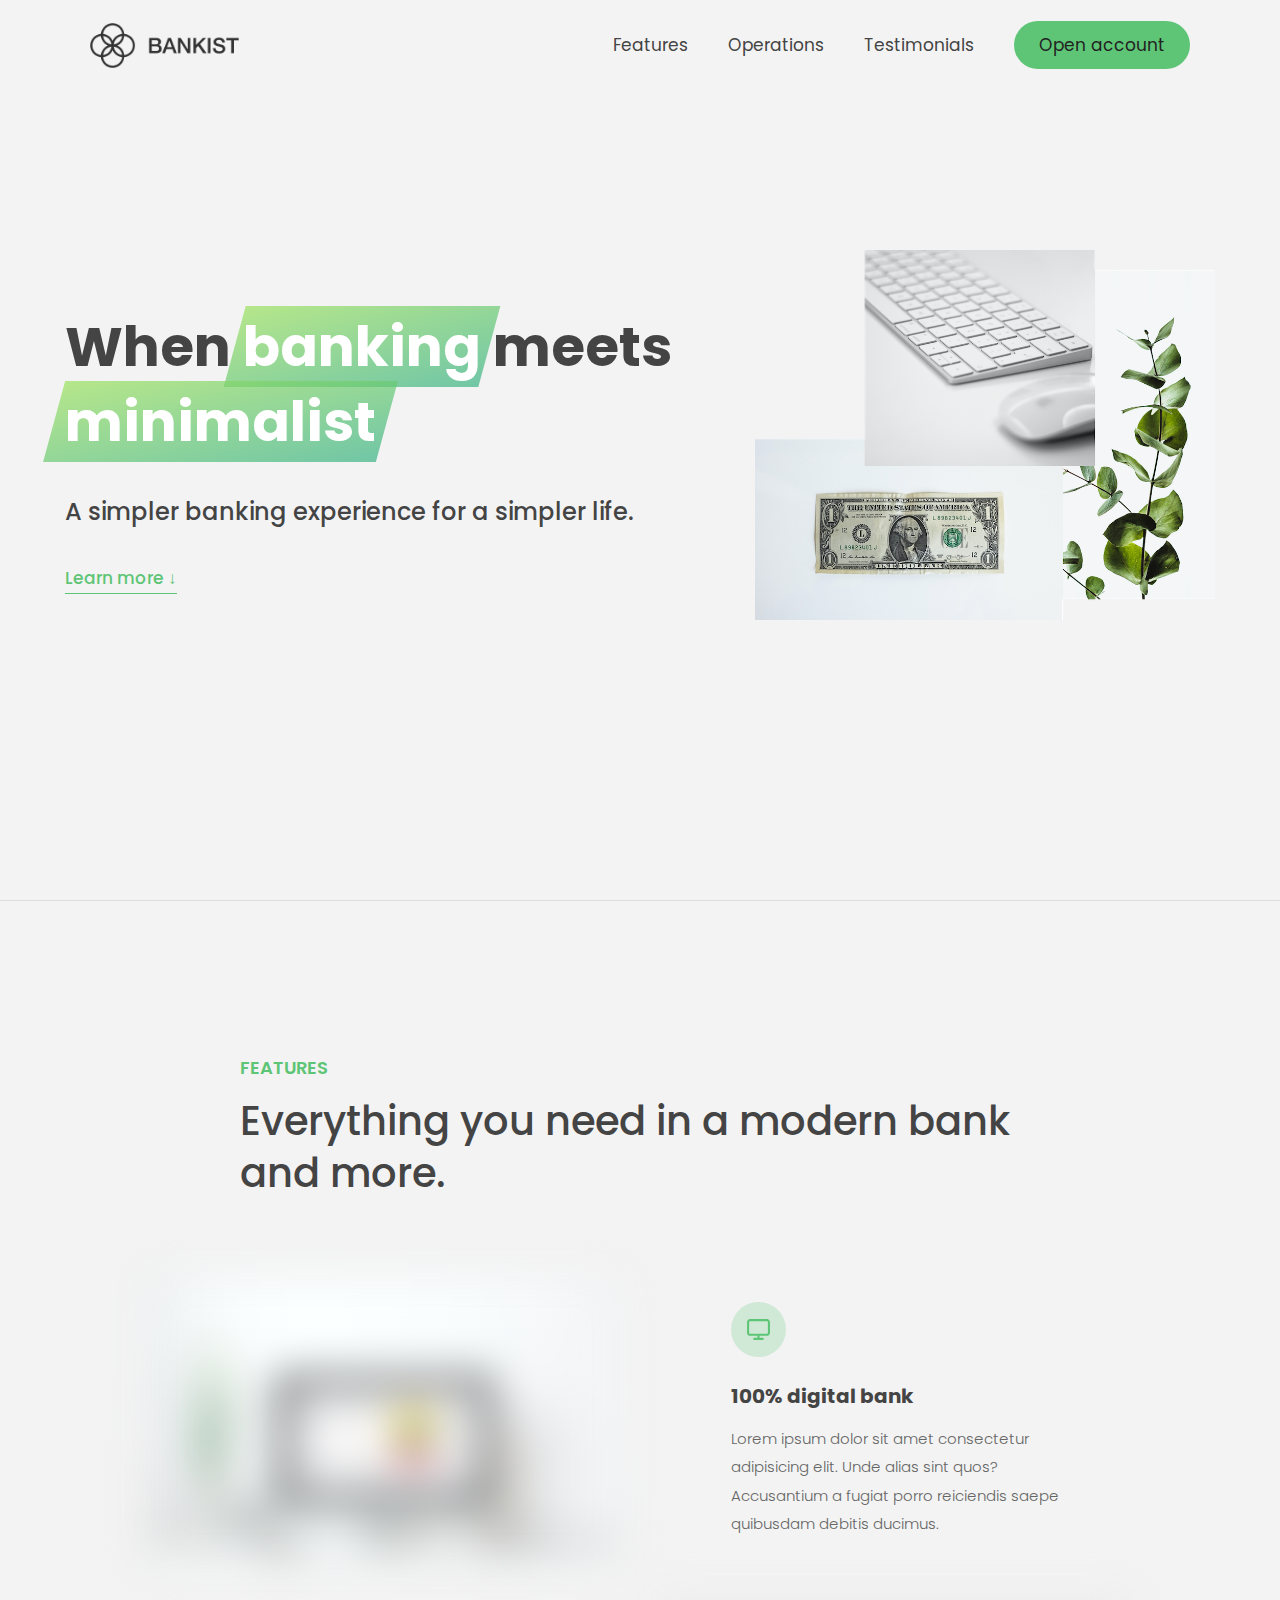
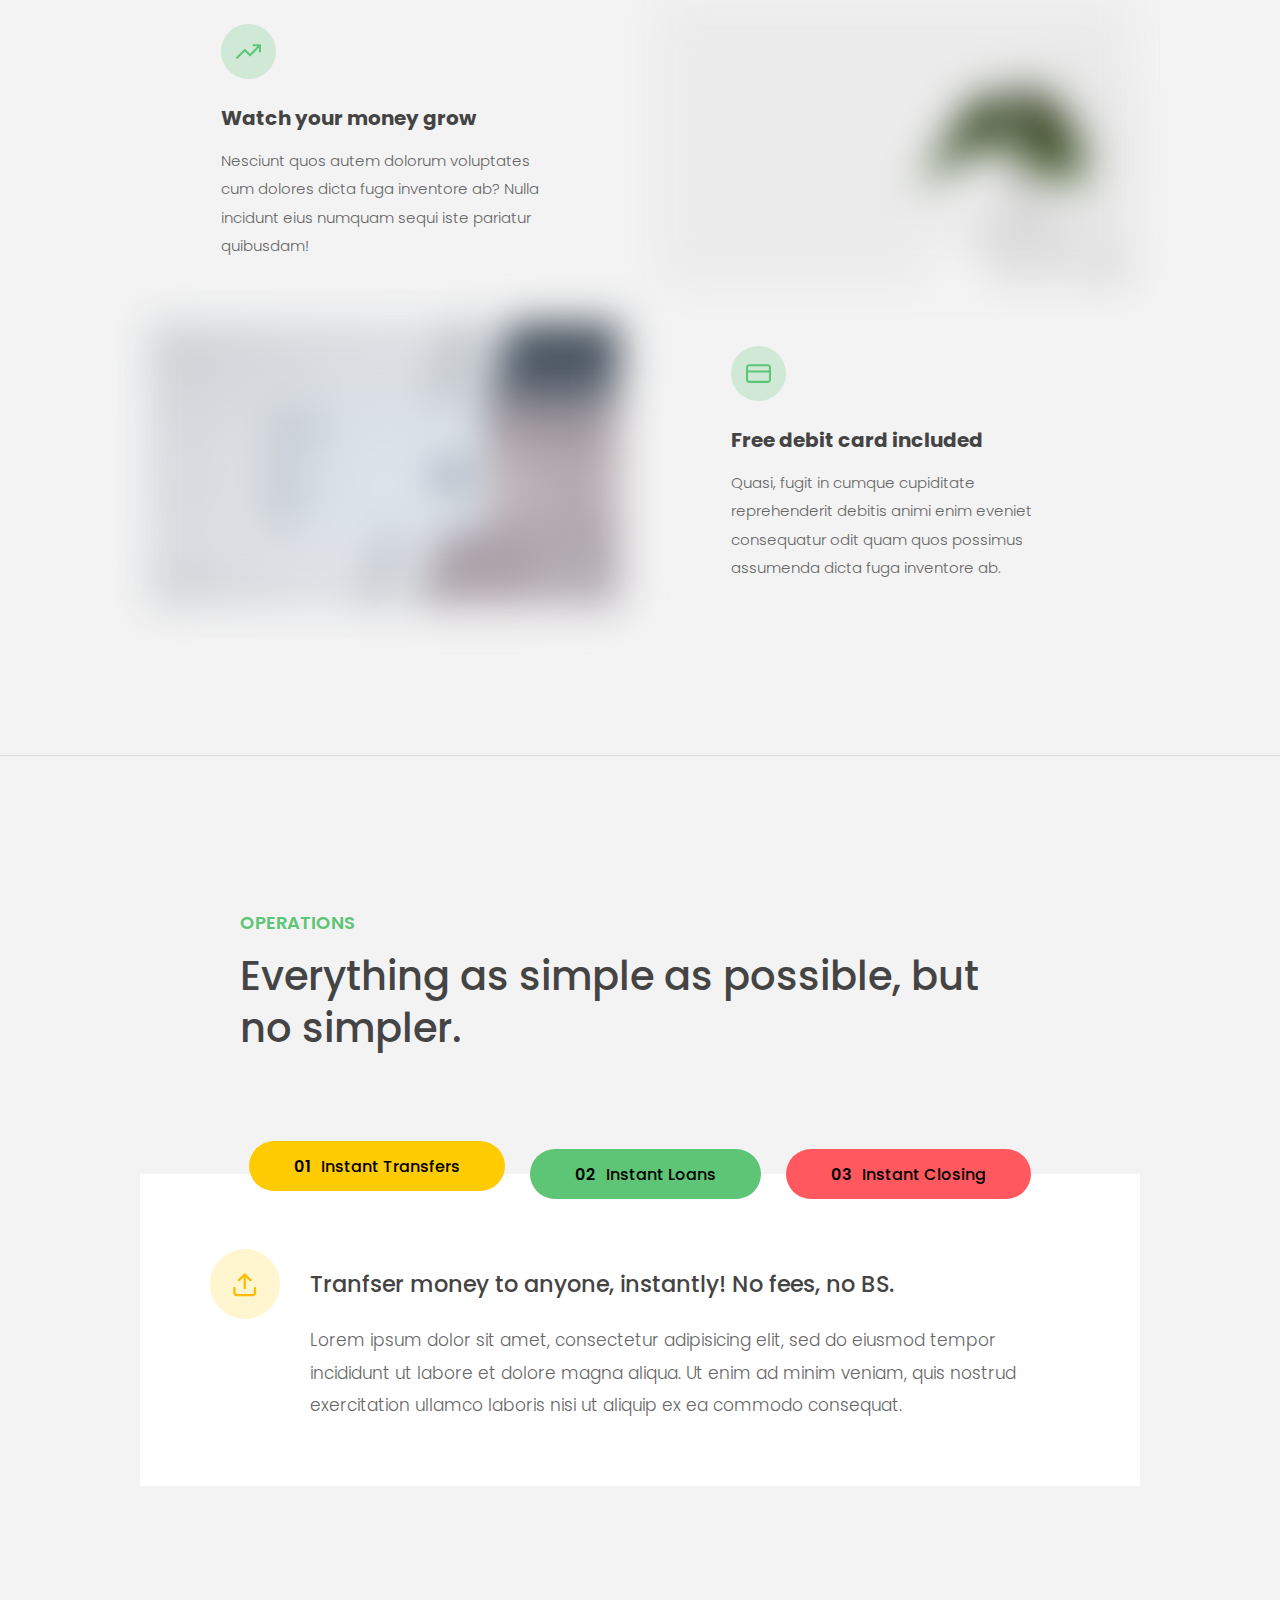
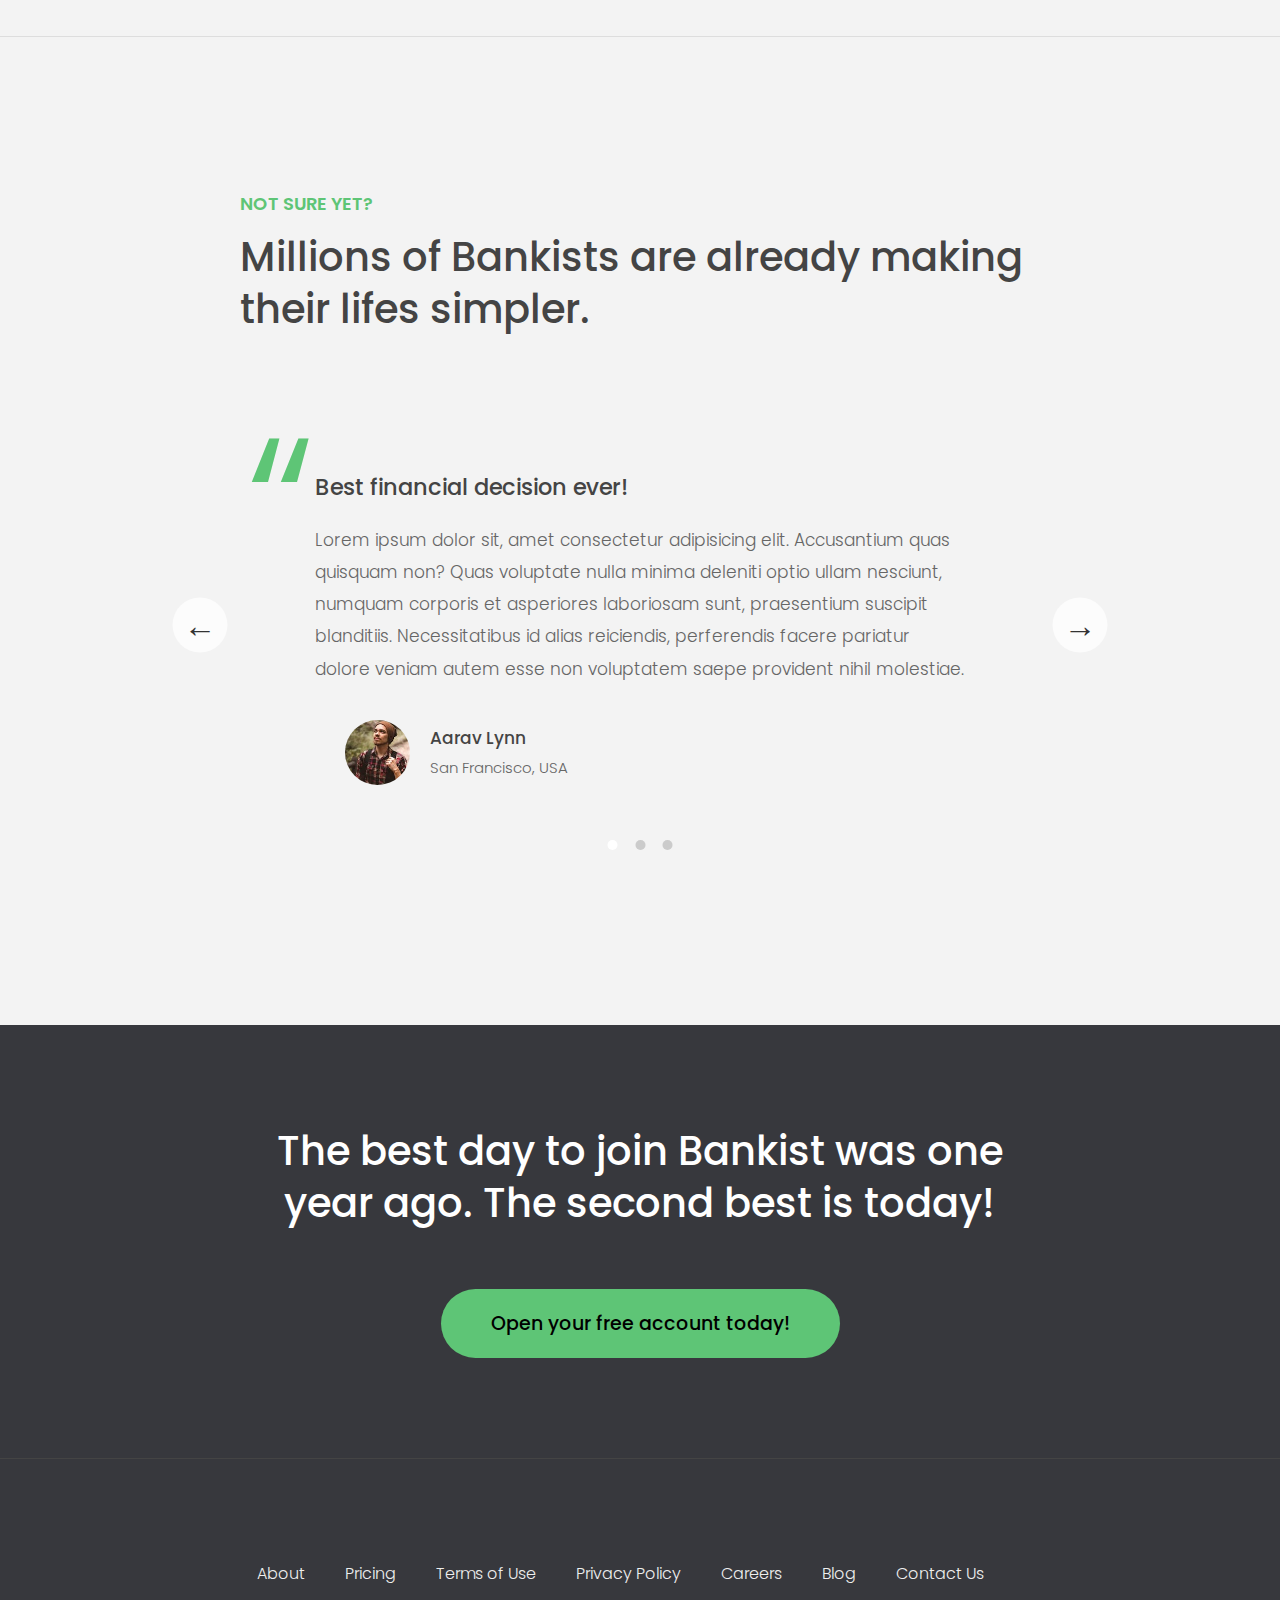
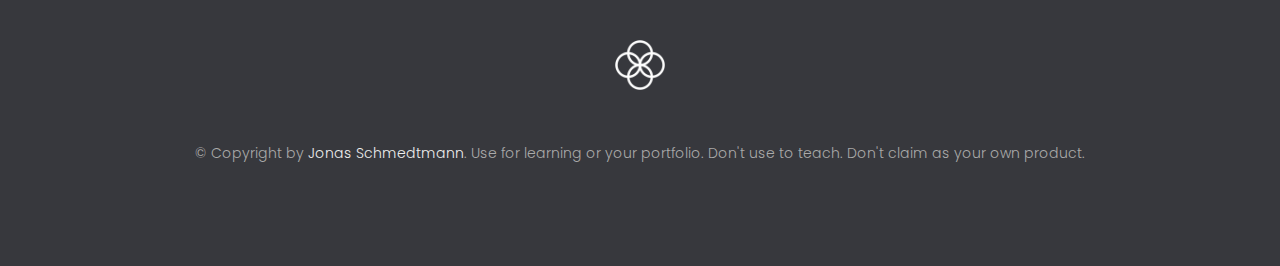
<file: index.html>
<!DOCTYPE html>
<html lang="en">
  <head>
    <meta charset="UTF-8" />
    <meta name="viewport" content="width=device-width, initial-scale=1.0" />
    <meta http-equiv="X-UA-Compatible" content="ie=edge" />
    <link rel="shortcut icon" type="image/png" href="img/icon.png" />

    <link
      href="https://fonts.googleapis.com/css?family=Poppins:300,400,500,600&display=swap"
      rel="stylesheet"
    />
    <link rel="stylesheet" href="style.css" />
    <title>Bankist | When Banking meets Minimalist</title>
  </head>
  <body>
    <header class="header">
      <nav class="nav">
        <img
          src="img/logo.png"
          alt="Bankist logo"
          class="nav__logo"
          id="logo"
          designer="Animesh"
          data-number-version="3.0"
        />
        <ul class="nav__links">
          <li class="nav__item">
            <a class="nav__link" href="#section--1">Features</a>
          </li>
          <li class="nav__item">
            <a class="nav__link" href="#section--2">Operations</a>
          </li>
          <li class="nav__item">
            <a class="nav__link" href="#section--3">Testimonials</a>
          </li>
          <li class="nav__item">
            <div class="nav__link nav__link--btn btn--show-modal">
              Open account
            </div>
          </li>
        </ul>
      </nav>

      <div class="header__title">
        <!-- <h1 onclick="alert('HTML alert')"> -->
        <h1>
          When
          <!-- Green highlight effect -->
          <span class="highlight">banking</span>
          meets<br />
          <span class="highlight">minimalist</span>
        </h1>
        <h4>A simpler banking experience for a simpler life.</h4>
        <button class="btn--text btn--scroll-to">Learn more &DownArrow;</button>
        <img
          src="img/hero.png"
          class="header__img"
          alt="Minimalist bank items"
        />
      </div>
    </header>

    <section class="section" id="section--1">
      <div class="section__title">
        <h2 class="section__description">Features</h2>
        <h3 class="section__header">
          Everything you need in a modern bank and more.
        </h3>
      </div>

      <div class="features">
        <img
          src="img/digital-lazy.jpg"
          data-src="img/digital.jpg"
          alt="Computer"
          class="features__img lazy-img"
        />
        <div class="features__feature">
          <div class="features__icon">
            <svg>
              <use xlink:href="img/icons.svg#icon-monitor"></use>
            </svg>
          </div>
          <h5 class="features__header">100% digital bank</h5>
          <p>
            Lorem ipsum dolor sit amet consectetur adipisicing elit. Unde alias
            sint quos? Accusantium a fugiat porro reiciendis saepe quibusdam
            debitis ducimus.
          </p>
        </div>

        <div class="features__feature">
          <div class="features__icon">
            <svg>
              <use xlink:href="img/icons.svg#icon-trending-up"></use>
            </svg>
          </div>
          <h5 class="features__header">Watch your money grow</h5>
          <p>
            Nesciunt quos autem dolorum voluptates cum dolores dicta fuga
            inventore ab? Nulla incidunt eius numquam sequi iste pariatur
            quibusdam!
          </p>
        </div>
        <img
          src="img/grow-lazy.jpg"
          data-src="img/grow.jpg"
          alt="Plant"
          class="features__img lazy-img"
        />

        <img
          src="img/card-lazy.jpg"
          data-src="img/card.jpg"
          alt="Credit card"
          class="features__img lazy-img"
        />
        <div class="features__feature">
          <div class="features__icon">
            <svg>
              <use xlink:href="img/icons.svg#icon-credit-card"></use>
            </svg>
          </div>
          <h5 class="features__header">Free debit card included</h5>
          <p>
            Quasi, fugit in cumque cupiditate reprehenderit debitis animi enim
            eveniet consequatur odit quam quos possimus assumenda dicta fuga
            inventore ab.
          </p>
        </div>
      </div>
    </section>

    <section class="section" id="section--2">
      <div class="section__title">
        <h2 class="section__description">Operations</h2>
        <h3 class="section__header">
          Everything as simple as possible, but no simpler.
        </h3>
      </div>

      <div class="operations">
        <div class="operations__tab-container">
          <button
            class="btn operations__tab operations__tab--1 operations__tab--active"
            data-tab="1"
          >
            <span>01</span>Instant Transfers
          </button>
          <button class="btn operations__tab operations__tab--2" data-tab="2">
            <span>02</span>Instant Loans
          </button>
          <button class="btn operations__tab operations__tab--3" data-tab="3">
            <span>03</span>Instant Closing
          </button>
        </div>
        <div
          class="operations__content operations__content--1 operations__content--active"
        >
          <div class="operations__icon operations__icon--1">
            <svg>
              <use xlink:href="img/icons.svg#icon-upload"></use>
            </svg>
          </div>
          <h5 class="operations__header">
            Tranfser money to anyone, instantly! No fees, no BS.
          </h5>
          <p>
            Lorem ipsum dolor sit amet, consectetur adipisicing elit, sed do
            eiusmod tempor incididunt ut labore et dolore magna aliqua. Ut enim
            ad minim veniam, quis nostrud exercitation ullamco laboris nisi ut
            aliquip ex ea commodo consequat.
          </p>
        </div>

        <div class="operations__content operations__content--2">
          <div class="operations__icon operations__icon--2">
            <svg>
              <use xlink:href="img/icons.svg#icon-home"></use>
            </svg>
          </div>
          <h5 class="operations__header">
            Buy a home or make your dreams come true, with instant loans.
          </h5>
          <p>
            Duis aute irure dolor in reprehenderit in voluptate velit esse
            cillum dolore eu fugiat nulla pariatur. Excepteur sint occaecat
            cupidatat non proident, sunt in culpa qui officia deserunt mollit
            anim id est laborum.
          </p>
        </div>
        <div class="operations__content operations__content--3">
          <div class="operations__icon operations__icon--3">
            <svg>
              <use xlink:href="img/icons.svg#icon-user-x"></use>
            </svg>
          </div>
          <h5 class="operations__header">
            No longer need your account? No problem! Close it instantly.
          </h5>
          <p>
            Excepteur sint occaecat cupidatat non proident, sunt in culpa qui
            officia deserunt mollit anim id est laborum. Ut enim ad minim
            veniam, quis nostrud exercitation ullamco laboris nisi ut aliquip ex
            ea commodo consequat.
          </p>
        </div>
      </div>
    </section>

    <section class="section" id="section--3">
      <div class="section__title section__title--testimonials">
        <h2 class="section__description">Not sure yet?</h2>
        <h3 class="section__header">
          Millions of Bankists are already making their lifes simpler.
        </h3>
      </div>

      <div class="slider">
        <div class="slide slide--1">
          <div class="testimonial">
            <h5 class="testimonial__header">Best financial decision ever!</h5>
            <blockquote class="testimonial__text">
              Lorem ipsum dolor sit, amet consectetur adipisicing elit.
              Accusantium quas quisquam non? Quas voluptate nulla minima
              deleniti optio ullam nesciunt, numquam corporis et asperiores
              laboriosam sunt, praesentium suscipit blanditiis. Necessitatibus
              id alias reiciendis, perferendis facere pariatur dolore veniam
              autem esse non voluptatem saepe provident nihil molestiae.
            </blockquote>
            <address class="testimonial__author">
              <img src="img/user-1.jpg" alt="" class="testimonial__photo" />
              <h6 class="testimonial__name">Aarav Lynn</h6>
              <p class="testimonial__location">San Francisco, USA</p>
            </address>
          </div>
        </div>

        <div class="slide slide--2">
          <div class="testimonial">
            <h5 class="testimonial__header">
              The last step to becoming a complete minimalist
            </h5>
            <blockquote class="testimonial__text">
              Quisquam itaque deserunt ullam, quia ea repellendus provident,
              ducimus neque ipsam modi voluptatibus doloremque, corrupti
              laborum. Incidunt numquam perferendis veritatis neque repellendus.
              Lorem, ipsum dolor sit amet consectetur adipisicing elit. Illo
              deserunt exercitationem deleniti.
            </blockquote>
            <address class="testimonial__author">
              <img src="img/user-2.jpg" alt="" class="testimonial__photo" />
              <h6 class="testimonial__name">Miyah Miles</h6>
              <p class="testimonial__location">London, UK</p>
            </address>
          </div>
        </div>

        <div class="slide slide--3">
          <div class="testimonial">
            <h5 class="testimonial__header">
              Finally free from old-school banks
            </h5>
            <blockquote class="testimonial__text">
              Debitis, nihil sit minus suscipit magni aperiam vel tenetur
              incidunt commodi architecto numquam omnis nulla autem,
              necessitatibus blanditiis modi similique quidem. Odio aliquam
              culpa dicta beatae quod maiores ipsa minus consequatur error sunt,
              deleniti saepe aliquid quos inventore sequi. Necessitatibus id
              alias reiciendis, perferendis facere.
            </blockquote>
            <address class="testimonial__author">
              <img src="img/user-3.jpg" alt="" class="testimonial__photo" />
              <h6 class="testimonial__name">Francisco Gomes</h6>
              <p class="testimonial__location">Lisbon, Portugal</p>
            </address>
          </div>
        </div>

        <!-- <div class="slide"><img src="img/img-1.jpg" alt="Photo 1" /></div>
        <div class="slide"><img src="img/img-2.jpg" alt="Photo 2" /></div>
        <div class="slide"><img src="img/img-3.jpg" alt="Photo 3" /></div>
        <div class="slide"><img src="img/img-4.jpg" alt="Photo 4" /></div> -->
        <button class="slider__btn slider__btn--left">&larr;</button>
        <button class="slider__btn slider__btn--right">&rarr;</button>
        <div class="dots"></div>
      </div>
    </section>

    <section class="section section--sign-up">
      <div class="section__title">
        <h3 class="section__header">
          The best day to join Bankist was one year ago. The second best is
          today!
        </h3>
      </div>
      <button class="btn btn--show-modal">Open your free account today!</button>
    </section>

    <footer class="footer">
      <ul class="footer__nav">
        <li class="footer__item">
          <a class="footer__link" href="#">About</a>
        </li>
        <li class="footer__item">
          <a class="footer__link" href="#">Pricing</a>
        </li>
        <li class="footer__item">
          <a class="footer__link" href="#">Terms of Use</a>
        </li>
        <li class="footer__item">
          <a class="footer__link" href="#">Privacy Policy</a>
        </li>
        <li class="footer__item">
          <a class="footer__link" href="#">Careers</a>
        </li>
        <li class="footer__item">
          <a class="footer__link" href="#">Blog</a>
        </li>
        <li class="footer__item">
          <a class="footer__link" href="#">Contact Us</a>
        </li>
      </ul>
      <img src="img/icon.png" alt="Logo" class="footer__logo" />
      <p class="footer__copyright">
        &copy; Copyright by
        <a
          class="footer__link twitter-link"
          target="_blank"
          href="https://twitter.com/jonasschmedtman"
          >Jonas Schmedtmann</a
        >. Use for learning or your portfolio. Don't use to teach. Don't claim
        as your own product.
      </p>
    </footer>

    <div class="modal hidden">
      <button class="btn--close-modal">&times;</button>
      <h2 class="modal__header">
        Open your bank account <br />
        in just <span class="highlight">5 minutes</span>
      </h2>
      <form class="modal__form" method="get">
        <label>First Name</label>
        <input type="text" name="firstName" />
        <label>Last Name</label>
        <input type="text" name="lastName" />
        <label>Email Address</label>
        <input type="email" name="email" />
        <button class="btn">Next step &rarr;</button>
      </form>
    </div>
    <div class="overlay hidden"></div>

    <script src="script.js"></script>
  </body>
</html>
</file>
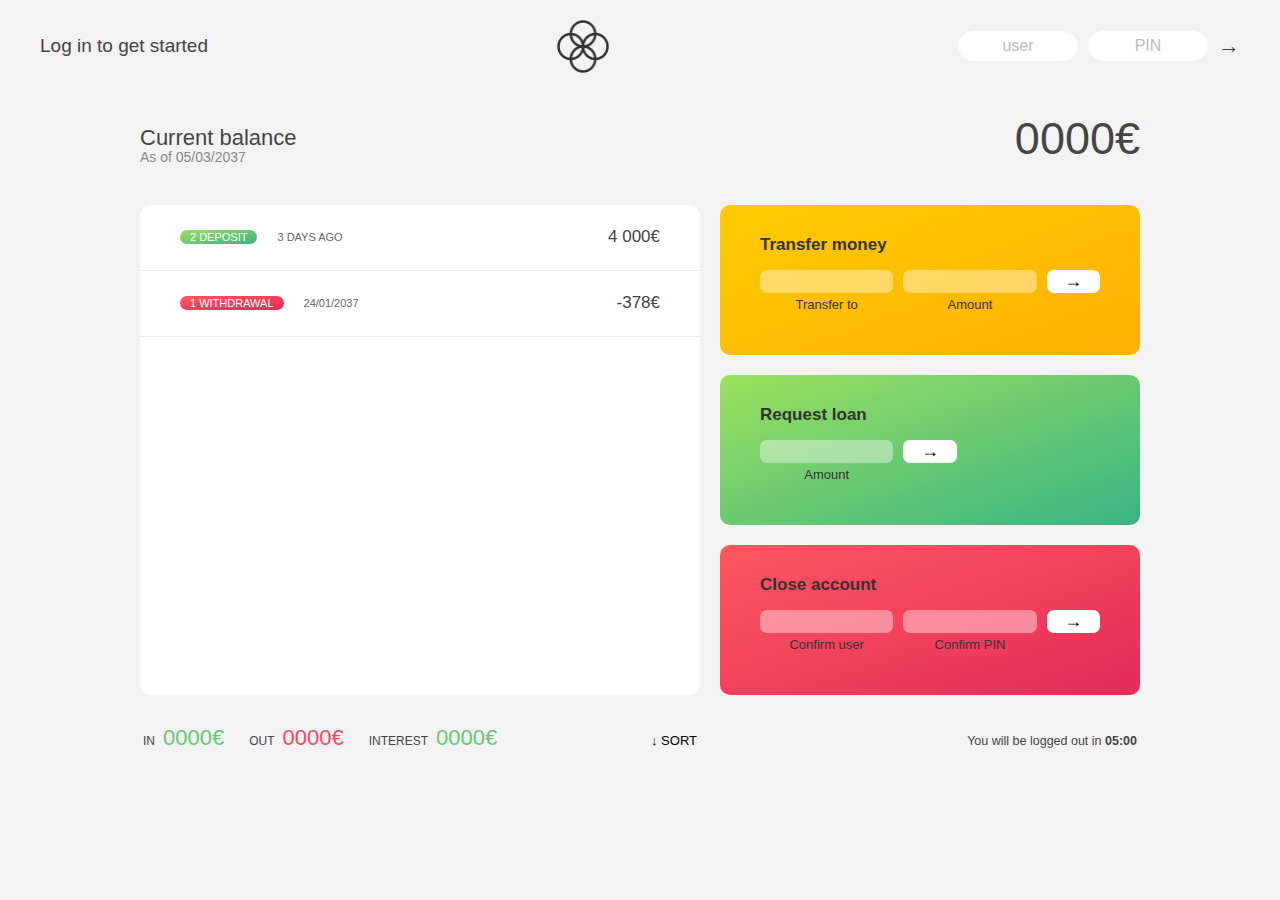
<file: account.html>
<!DOCTYPE html>
<html lang="en">
  <head>
    <meta charset="UTF-8" />
    <meta http-equiv="X-UA-Compatible" content="IE=edge" />
    <meta name="viewport" content="width=device-width, initial-scale=1.0" />
    <link rel="stylesheet" href="/accountStyle.css" />
    <title>Account</title>
  </head>
  <body>
    <nav>
      <p class="welcome">Log in to get started</p>
      <img src="/img/logo-2.png" alt="Logo" class="logo" />
      <form class="login">
        <input
          type="text"
          placeholder="user"
          class="login__input login__input--user"
        />
        <!-- In practice, use type="password" -->
        <input
          type="text"
          placeholder="PIN"
          maxlength="4"
          class="login__input login__input--pin"
        />
        <button class="login__btn">&rarr;</button>
      </form>
    </nav>

    <main class="app">
      <!-- BALANCE -->
      <div class="balance">
        <div>
          <p class="balance__label">Current balance</p>
          <p class="balance__date">
            As of <span class="date">05/03/2037</span>
          </p>
        </div>
        <p class="balance__value">0000€</p>
      </div>

      <!-- MOVEMENTS -->
      <div class="movements">
        <div class="movements__row">
          <div class="movements__type movements__type--deposit">2 deposit</div>
          <div class="movements__date">3 days ago</div>
          <div class="movements__value">4 000€</div>
        </div>
        <div class="movements__row">
          <div class="movements__type movements__type--withdrawal">
            1 withdrawal
          </div>
          <div class="movements__date">24/01/2037</div>
          <div class="movements__value">-378€</div>
        </div>
      </div>

      <!-- SUMMARY -->
      <div class="summary">
        <p class="summary__label">In</p>
        <p class="summary__value summary__value--in">0000€</p>
        <p class="summary__label">Out</p>
        <p class="summary__value summary__value--out">0000€</p>
        <p class="summary__label">Interest</p>
        <p class="summary__value summary__value--interest">0000€</p>
        <button class="btn--sort">&downarrow; SORT</button>
      </div>

      <!-- OPERATION: TRANSFERS -->
      <div class="operation operation--transfer">
        <h2>Transfer money</h2>
        <form class="form form--transfer">
          <input type="text" class="form__input form__input--to" />
          <input type="number" class="form__input form__input--amount" />
          <button class="form__btn form__btn--transfer">&rarr;</button>
          <label class="form__label">Transfer to</label>
          <label class="form__label">Amount</label>
        </form>
      </div>

      <!-- OPERATION: LOAN -->
      <div class="operation operation--loan">
        <h2>Request loan</h2>
        <form class="form form--loan">
          <input type="number" class="form__input form__input--loan-amount" />
          <button class="form__btn form__btn--loan">&rarr;</button>
          <label class="form__label form__label--loan">Amount</label>
        </form>
      </div>

      <!-- OPERATION: CLOSE -->
      <div class="operation operation--close">
        <h2>Close account</h2>
        <form class="form form--close">
          <input type="text" class="form__input form__input--user" />
          <input
            type="password"
            maxlength="6"
            class="form__input form__input--pin"
          />
          <button class="form__btn form__btn--close">&rarr;</button>
          <label class="form__label">Confirm user</label>
          <label class="form__label">Confirm PIN</label>
        </form>
      </div>

      <!-- LOGOUT TIMER -->
      <p class="logout-timer">
        You will be logged out in <span class="timer">05:00</span>
      </p>
    </main>
    <script src="/accountScript.js"></script>
  </body>
</html>
</file>
<file: style.css>
/* The page is NOT responsive. You can implement responsiveness yourself if you wanna have some fun 😃 */

:root {
  --color-primary: #5ec576;
  --color-secondary: #ffcb03;
  --color-tertiary: #ff585f;
  --color-primary-darker: #4bbb7d;
  --color-secondary-darker: #ffbb00;
  --color-tertiary-darker: #fd424b;
  --color-primary-opacity: #5ec5763a;
  --color-secondary-opacity: #ffcd0331;
  --color-tertiary-opacity: #ff58602d;
  --gradient-primary: linear-gradient(to top left, #39b385, #9be15d);
  --gradient-secondary: linear-gradient(to top left, #ffb003, #ffcb03);
}

* {
  margin: 0;
  padding: 0;
  box-sizing: inherit;
}

html {
  font-size: 62.5%;
  box-sizing: border-box;
}

body {
  font-family: 'Poppins', sans-serif;
  font-weight: 300;
  color: #444;
  line-height: 1.9;
  background-color: #f3f3f3;
}

/* GENERAL ELEMENTS */
.section {
  padding: 15rem 3rem;
  border-top: 1px solid #ddd;

  transition: transform 1s, opacity 1s;
}

.section--hidden {
  opacity: 0;
  transform: translateY(8rem);
}

.section__title {
  max-width: 80rem;
  margin: 0 auto 8rem auto;
}

.section__description {
  font-size: 1.8rem;
  font-weight: 600;
  text-transform: uppercase;
  color: var(--color-primary);
  margin-bottom: 1rem;
}

.section__header {
  font-size: 4rem;
  line-height: 1.3;
  font-weight: 500;
}

.btn {
  display: inline-block;
  background-color: var(--color-primary);
  font-size: 1.6rem;
  font-family: inherit;
  font-weight: 500;
  border: none;
  padding: 1.25rem 4.5rem;
  border-radius: 10rem;
  cursor: pointer;
  transition: all 0.3s;
}

.btn:hover {
  background-color: var(--color-primary-darker);
}

.btn--text {
  display: inline-block;
  background: none;
  font-size: 1.7rem;
  font-family: inherit;
  font-weight: 500;
  color: var(--color-primary);
  border: none;
  border-bottom: 1px solid currentColor;
  padding-bottom: 2px;
  cursor: pointer;
  transition: all 0.3s;
}

p {
  color: #666;
}

/* This is BAD for accessibility! Don't do in the real world! */
button:focus {
  outline: none;
}

img {
  transition: filter 0.5s;
}

.lazy-img {
  filter: blur(20px);
}

/* NAVIGATION */
.nav {
  display: flex;
  justify-content: space-between;
  align-items: center;
  height: 9rem;
  width: 100%;
  padding: 0 6rem;
  z-index: 100;
}

/* nav and stickly class at the same time */
.nav.sticky {
  position: fixed;
  background-color: rgba(255, 255, 255, 0.95);
}

.nav__logo {
  height: 4.5rem;
  transition: all 0.3s;
}

.nav__links {
  display: flex;
  align-items: center;
  list-style: none;
}

.nav__item {
  margin-left: 4rem;
}

.nav__link--btn,
.nav__link:link,
.nav__link:visited {
  font-size: 1.7rem;
  font-weight: 400;
  color: inherit;
  text-decoration: none;
  display: block;
  transition: all 0.3s;
}


.nav__link--btn,
.nav__link--btn:link,
.nav__link--btn:visited {
  padding: 0.8rem 2.5rem;
  border-radius: 3rem;
  background-color: var(--color-primary);
  color: #222;
}

.nav__link--btn:hover,
.nav__link--btn:active {
  color: inherit;
  background-color: var(--color-primary-darker);
  color: #333;
}

/* HEADER */
.header {
  
  padding: 0 3rem;
  height: 100vh;
  display: flex;
  flex-direction: column;
  align-items: center;
}

.header__title {
  flex: 1;

  max-width: 115rem;
  display: grid;
  grid-template-columns: 3fr 2fr;
  row-gap: 3rem;
  align-content: center;
  justify-content: center;

  align-items: start;
  justify-items: start;
}

h1 {
  font-size: 5.5rem;
  line-height: 1.35;
}

h4 {
  font-size: 2.4rem;
  font-weight: 500;
}

.header__img {
  width: 100%;
  grid-column: 2 / 3;
  grid-row: 1 / span 4;
  transform: translateY(-6rem);
}

.highlight {
  position: relative;
}

.highlight::after {
  display: block;
  content: '';
  position: absolute;
  bottom: 0;
  left: 0;
  height: 100%;
  width: 100%;
  z-index: -1;
  opacity: 0.7;
  transform: scale(1.07, 1.05) skewX(-15deg);
  background-image: var(--gradient-primary);
}

/* FEATURES */
.features {
  display: grid;
  grid-template-columns: 1fr 1fr;
  gap: 4rem;
  margin: 0 12rem;
}

.features__img {
  width: 100%;
}

.features__feature {
  align-self: center;
  justify-self: center;
  width: 70%;
  font-size: 1.5rem;
}

.features__icon {
  display: flex;
  align-items: center;
  justify-content: center;
  background-color: var(--color-primary-opacity);
  height: 5.5rem;
  width: 5.5rem;
  border-radius: 50%;
  margin-bottom: 2rem;
}

.features__icon svg {
  height: 2.5rem;
  width: 2.5rem;
  fill: var(--color-primary);
}

.features__header {
  font-size: 2rem;
  margin-bottom: 1rem;
}

/* OPERATIONS */
.operations {
  max-width: 100rem;
  margin: 12rem auto 0 auto;

  background-color: #fff;
}

.operations__tab-container {
  display: flex;
  justify-content: center;
}

.operations__tab {
  margin-right: 2.5rem;
  transform: translateY(-50%);
}

.operations__tab span {
  margin-right: 1rem;
  font-weight: 600;
  display: inline-block;
}

.operations__tab--1 {
  background-color: var(--color-secondary);
}

.operations__tab--1:hover {
  background-color: var(--color-secondary-darker);
}

.operations__tab--3 {
  background-color: var(--color-tertiary);
  margin: 0;
}

.operations__tab--3:hover {
  background-color: var(--color-tertiary-darker);
}

.operations__tab--active {
  transform: translateY(-66%);
}

.operations__content {
  display: none;

  /* JUST PRESENTATIONAL */
  font-size: 1.7rem;
  padding: 2.5rem 7rem 6.5rem 7rem;
}

.operations__content--active {
  display: grid;
  grid-template-columns: 7rem 1fr;
  column-gap: 3rem;
  row-gap: 0.5rem;
}

.operations__header {
  font-size: 2.25rem;
  font-weight: 500;
  align-self: center;
}

.operations__icon {
  display: flex;
  align-items: center;
  justify-content: center;
  height: 7rem;
  width: 7rem;
  border-radius: 50%;
}

.operations__icon svg {
  height: 2.75rem;
  width: 2.75rem;
}

.operations__content p {
  grid-column: 2;
}

.operations__icon--1 {
  background-color: var(--color-secondary-opacity);
}
.operations__icon--2 {
  background-color: var(--color-primary-opacity);
}
.operations__icon--3 {
  background-color: var(--color-tertiary-opacity);
}
.operations__icon--1 svg {
  fill: var(--color-secondary-darker);
}
.operations__icon--2 svg {
  fill: var(--color-primary);
}
.operations__icon--3 svg {
  fill: var(--color-tertiary);
}

/* SLIDER */
.slider {
  max-width: 100rem;
  height: 50rem;
  margin: 0 auto;
  position: relative;

  /* IN THE END */
  overflow: hidden;
}

.slide {
  position: absolute;
  top: 0;
  width: 100%;
  height: 50rem;

  display: flex;
  align-items: center;
  justify-content: center;

  /* THIS creates the animation! */
  transition: transform 1s;
}

.slide > img {
  /* Only for images that have different size than slide */
  width: 100%;
  height: 100%;
  object-fit: cover;
}

.slider__btn {
  position: absolute;
  top: 50%;
  z-index: 10;

  border: none;
  background: rgba(255, 255, 255, 0.7);
  font-family: inherit;
  color: #333;
  border-radius: 50%;
  height: 5.5rem;
  width: 5.5rem;
  font-size: 3.25rem;
  cursor: pointer;
}

.slider__btn--left {
  left: 6%;
  transform: translate(-50%, -50%);
}

.slider__btn--right {
  right: 6%;
  transform: translate(50%, -50%);
}

.dots {
  position: absolute;
  bottom: 5%;
  left: 50%;
  transform: translateX(-50%);
  display: flex;
}

.dots__dot {
  border: none;
  background-color: #b9b9b9;
  opacity: 0.7;
  height: 1rem;
  width: 1rem;
  border-radius: 50%;
  margin-right: 1.75rem;
  cursor: pointer;
  transition: all 0.5s;

  /* Only necessary when overlying images */
  /* box-shadow: 0 0.6rem 1.5rem rgba(0, 0, 0, 0.7); */
}

.dots__dot:last-child {
  margin: 0;
}

.dots__dot--active {
  background-color: #fff;
  /* background-color: #888; */
  opacity: 1;
}

/* TESTIMONIALS */
.testimonial {
  width: 65%;
  position: relative;
}

.testimonial::before {
  content: '\201C';
  position: absolute;
  top: -5.7rem;
  left: -6.8rem;
  line-height: 1;
  font-size: 20rem;
  font-family: inherit;
  color: var(--color-primary);
  z-index: -1;
}

.testimonial__header {
  font-size: 2.25rem;
  font-weight: 500;
  margin-bottom: 1.5rem;
}

.testimonial__text {
  font-size: 1.7rem;
  margin-bottom: 3.5rem;
  color: #666;
}

.testimonial__author {
  margin-left: 3rem;
  font-style: normal;

  display: grid;
  grid-template-columns: 6.5rem 1fr;
  column-gap: 2rem;
}

.testimonial__photo {
  grid-row: 1 / span 2;
  width: 6.5rem;
  border-radius: 50%;
}

.testimonial__name {
  font-size: 1.7rem;
  font-weight: 500;
  align-self: end;
  margin: 0;
}

.testimonial__location {
  font-size: 1.5rem;
}

.section__title--testimonials {
  margin-bottom: 4rem;
}

/* SIGNUP */
.section--sign-up {
  background-color: #37383d;
  border-top: none;
  border-bottom: 1px solid #444;
  text-align: center;
  padding: 10rem 3rem;
}

.section--sign-up .section__header {
  color: #fff;
  text-align: center;
}

.section--sign-up .section__title {
  margin-bottom: 6rem;
}

.section--sign-up .btn {
  font-size: 1.9rem;
  padding: 2rem 5rem;
}

/* FOOTER */
.footer {
  padding: 10rem 3rem;
  background-color: #37383d;
}

.footer__nav {
  list-style: none;
  display: flex;
  justify-content: center;
  margin-bottom: 5rem;
}

.footer__item {
  margin-right: 4rem;
}

.footer__link {
  font-size: 1.6rem;
  color: #eee;
  text-decoration: none;
}

.footer__logo {
  height: 5rem;
  display: block;
  margin: 0 auto;
  margin-bottom: 5rem;
}

.footer__copyright {
  font-size: 1.4rem;
  color: #aaa;
  text-align: center;
}

.footer__copyright .footer__link {
  font-size: 1.4rem;
}

/* MODAL WINDOW */
.modal {
  position: fixed;
  top: 50%;
  left: 50%;
  transform: translate(-50%, -50%);
  max-width: 60rem;
  background-color: #f3f3f3;
  padding: 5rem 6rem;
  box-shadow: 0 4rem 6rem rgba(0, 0, 0, 0.3);
  z-index: 1000;
  transition: all 0.5s;
}

.overlay {
  position: fixed;
  top: 0;
  left: 0;
  width: 100%;
  height: 100%;
  background-color: rgba(0, 0, 0, 0.5);
  backdrop-filter: blur(4px);
  z-index: 100;
  transition: all 0.5s;
}

.modal__header {
  font-size: 3.25rem;
  margin-bottom: 4.5rem;
  line-height: 1.5;
}

.modal__form {
  margin: 0 3rem;
  display: grid;
  grid-template-columns: 1fr 2fr;
  align-items: center;
  gap: 2.5rem;
}

.modal__form label {
  font-size: 1.7rem;
  font-weight: 500;
}

.modal__form input {
  font-size: 1.7rem;
  padding: 1rem 1.5rem;
  border: 1px solid #ddd;
  border-radius: 0.5rem;
}

.modal__form button {
  grid-column: 1 / span 2;
  justify-self: center;
  margin-top: 1rem;
}

.btn--close-modal {
  font-family: inherit;
  color: inherit;
  position: absolute;
  top: 0.5rem;
  right: 2rem;
  font-size: 4rem;
  cursor: pointer;
  border: none;
  background: none;
}

.hidden {
  visibility: hidden;
  opacity: 0;
}

/* COOKIE MESSAGE */
.cookie-message {
  display: flex;
  align-items: center;
  justify-content: space-evenly;
  width: 100%;
  background-color: white;
  color: #bbb;
  font-size: 1.5rem;
  font-weight: 400;
}
</file>
<file: accountStyle.css>
/*
 * Use this CSS to learn some intersting techniques,
 * in case you're wondering how I built the UI.
 * Have fun! 😁
 */

 * {
    margin: 0;
    padding: 0;
    box-sizing: inherit;
  }
  
  html {
    font-size: 62.5%;
    box-sizing: border-box;
  }
  
  body {
    font-family: 'Poppins', sans-serif;
    color: #444;
    background-color: #f3f3f3;
    height: 100vh;
    padding: 2rem;
  }
  
  nav {
    display: flex;
    justify-content: space-between;
    align-items: center;
    padding: 0 2rem;
  }
  
  .welcome {
    font-size: 1.9rem;
    font-weight: 500;
  }
  
  .logo {
    height: 5.25rem;
  }
  
  .login {
    display: flex;
  }
  
  .login__input {
    border: none;
    padding: 0.5rem 2rem;
    font-size: 1.6rem;
    font-family: inherit;
    text-align: center;
    width: 12rem;
    border-radius: 10rem;
    margin-right: 1rem;
    color: inherit;
    border: 1px solid #fff;
    transition: all 0.3s;
  }
  
  .login__input:focus {
    outline: none;
    border: 1px solid #ccc;
  }
  
  .login__input::placeholder {
    color: #bbb;
  }
  
  .login__btn {
    border: none;
    background: none;
    font-size: 2.2rem;
    color: inherit;
    cursor: pointer;
    transition: all 0.3s;
  }
  
  .login__btn:hover,
  .login__btn:focus,
  .btn--sort:hover,
  .btn--sort:focus {
    outline: none;
    color: #777;
  }

  /* MAIN */
  .app {
    position: relative;
    max-width: 100rem;
    margin: 4rem auto;
    display: grid;
    grid-template-columns: 4fr 3fr;
    grid-template-rows: auto repeat(3, 15rem) auto;
    gap: 2rem;
  
    /* NOTE This creates the fade in/out anumation */
    /* opacity: 0; */
    transition: all 1s;
  }
  
  .balance {
    grid-column: 1 / span 2;
    display: flex;
    align-items: flex-end;
    justify-content: space-between;
    margin-bottom: 2rem;
  }
  
  .balance__label {
    font-size: 2.2rem;
    font-weight: 500;
    margin-bottom: -0.2rem;
  }
  
  .balance__date {
    font-size: 1.4rem;
    color: #888;
  }
  
  .balance__value {
    font-size: 4.5rem;
    font-weight: 400;
  }
  
  /* MOVEMENTS */
  .movements {
    grid-row: 2 / span 3;
    background-color: #fff;
    border-radius: 1rem;
    overflow: scroll;
  }
  
  .movements__row {
    padding: 2.25rem 4rem;
    display: flex;
    align-items: center;
    border-bottom: 1px solid #eee;
  }
  
  .movements__type {
    font-size: 1.1rem;
    text-transform: uppercase;
    font-weight: 500;
    color: #fff;
    padding: 0.1rem 1rem;
    border-radius: 10rem;
    margin-right: 2rem;
  }
  
  .movements__date {
    font-size: 1.1rem;
    text-transform: uppercase;
    font-weight: 500;
    color: #666;
  }
  
  .movements__type--deposit {
    background-image: linear-gradient(to top left, #39b385, #9be15d);
  }
  
  .movements__type--withdrawal {
    background-image: linear-gradient(to top left, #e52a5a, #ff585f);
  }
  
  .movements__value {
    font-size: 1.7rem;
    margin-left: auto;
  }
  
  /* SUMMARY */
  .summary {
    grid-row: 5 / 6;
    display: flex;
    align-items: baseline;
    padding: 0 0.3rem;
    margin-top: 1rem;
  }
  
  .summary__label {
    font-size: 1.2rem;
    font-weight: 500;
    text-transform: uppercase;
    margin-right: 0.8rem;
  }
  
  .summary__value {
    font-size: 2.2rem;
    margin-right: 2.5rem;
  }
  
  .summary__value--in,
  .summary__value--interest {
    color: #66c873;
  }
  
  .summary__value--out {
    color: #f5465d;
  }
  
  .btn--sort {
    margin-left: auto;
    border: none;
    background: none;
    font-size: 1.3rem;
    font-weight: 500;
    cursor: pointer;
  }
  
  /* OPERATIONS */
  .operation {
    border-radius: 1rem;
    padding: 3rem 4rem;
    color: #333;
  }
  
  .operation--transfer {
    background-image: linear-gradient(to top left, #ffb003, #ffcb03);
  }
  
  .operation--loan {
    background-image: linear-gradient(to top left, #39b385, #9be15d);
  }
  
  .operation--close {
    background-image: linear-gradient(to top left, #e52a5a, #ff585f);
  }
  
  h2 {
    margin-bottom: 1.5rem;
    font-size: 1.7rem;
    font-weight: 600;
    color: #333;
  }
  
  .form {
    display: grid;
    grid-template-columns: 2.5fr 2.5fr 1fr;
    grid-template-rows: auto auto;
    gap: 0.4rem 1rem;
  }
  
  /* Exceptions for interst */
  .form.form--loan {
    grid-template-columns: 2.5fr 1fr 2.5fr;
  }
  .form__label--loan {
    grid-row: 2;
  }
  /* End exceptions */
  
  .form__input {
    width: 100%;
    border: none;
    background-color: rgba(255, 255, 255, 0.4);
    font-family: inherit;
    font-size: 1.5rem;
    text-align: center;
    color: #333;
    padding: 0.3rem 1rem;
    border-radius: 0.7rem;
    transition: all 0.3s;
  }
  
  .form__input:focus {
    outline: none;
    background-color: rgba(255, 255, 255, 0.6);
  }
  
  .form__label {
    font-size: 1.3rem;
    text-align: center;
  }
  
  .form__btn {
    border: none;
    border-radius: 0.7rem;
    font-size: 1.8rem;
    background-color: #fff;
    cursor: pointer;
    transition: all 0.3s;
  }
  
  .form__btn:focus {
    outline: none;
    background-color: rgba(255, 255, 255, 0.8);
  }
  
  .logout-timer {
    padding: 0 0.3rem;
    margin-top: 1.9rem;
    text-align: right;
    font-size: 1.25rem;
  }
  
  .timer {
    font-weight: 600;
  }
</file>
